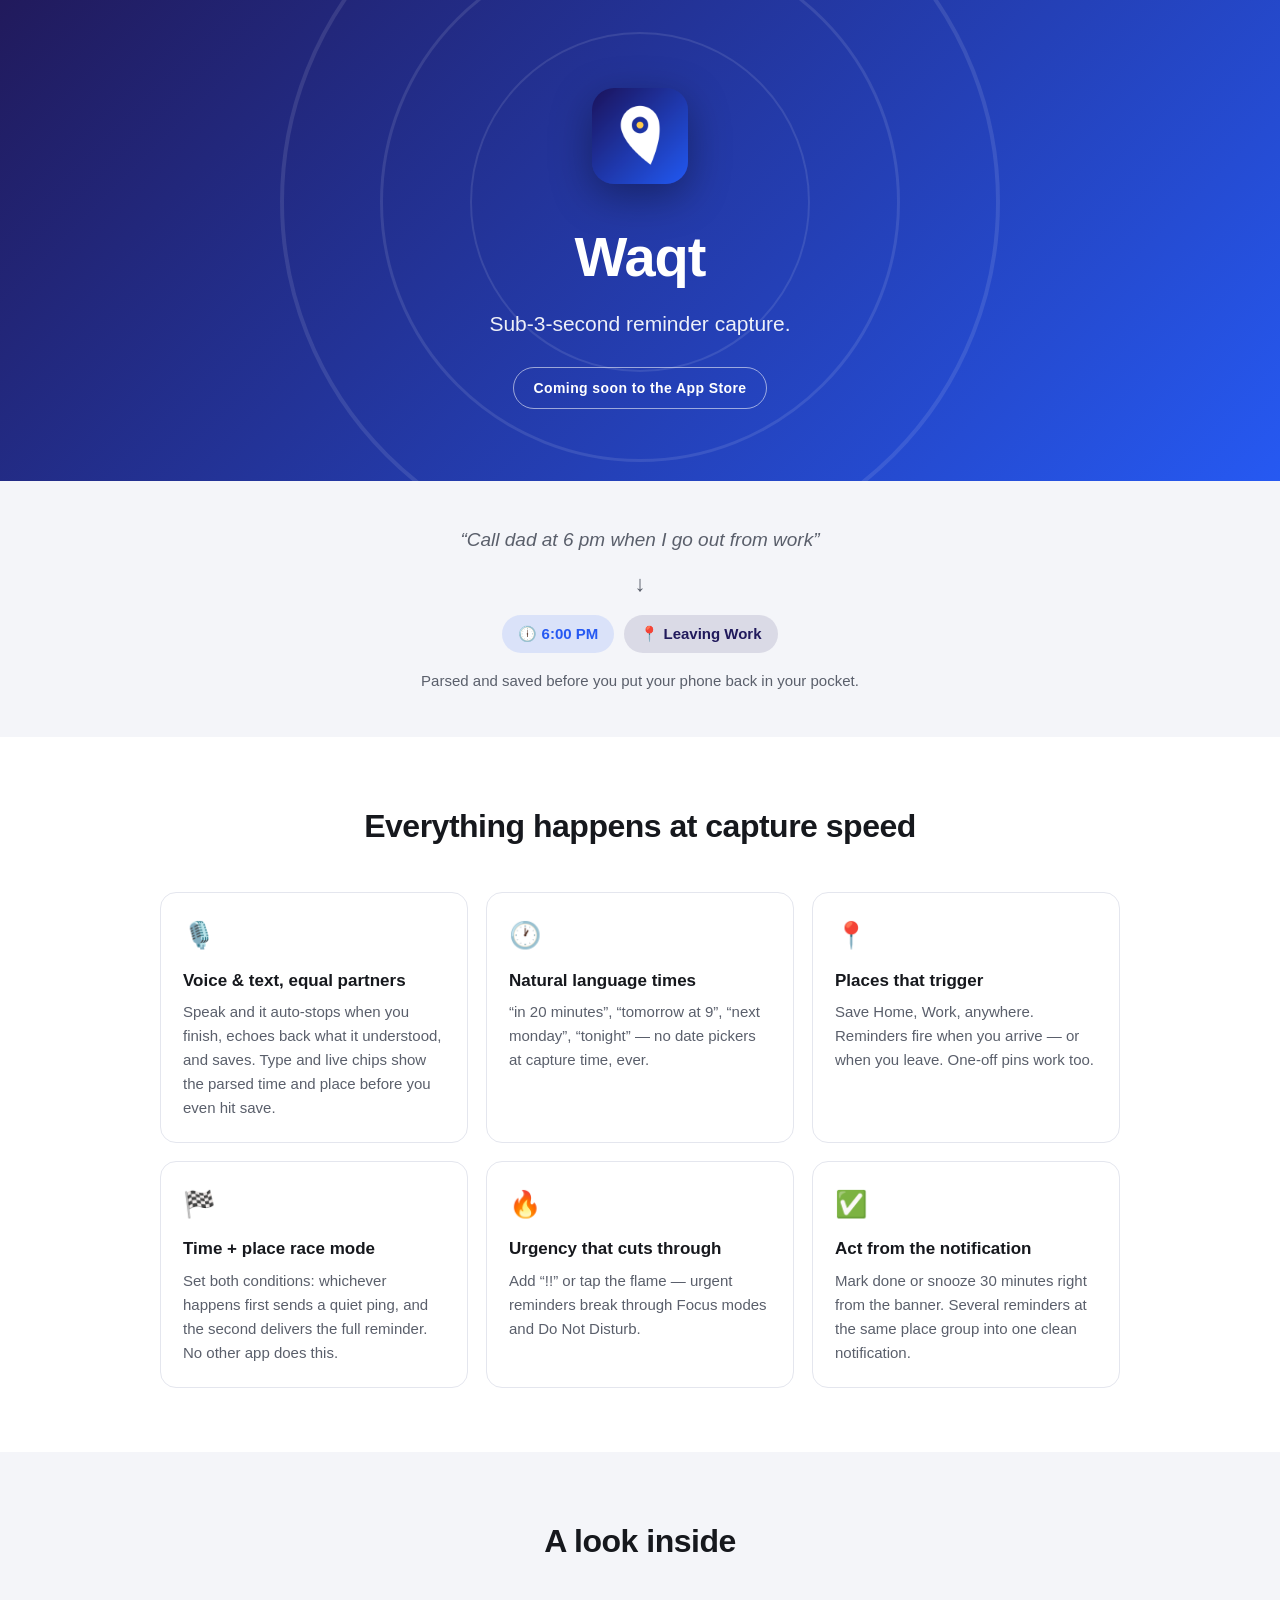
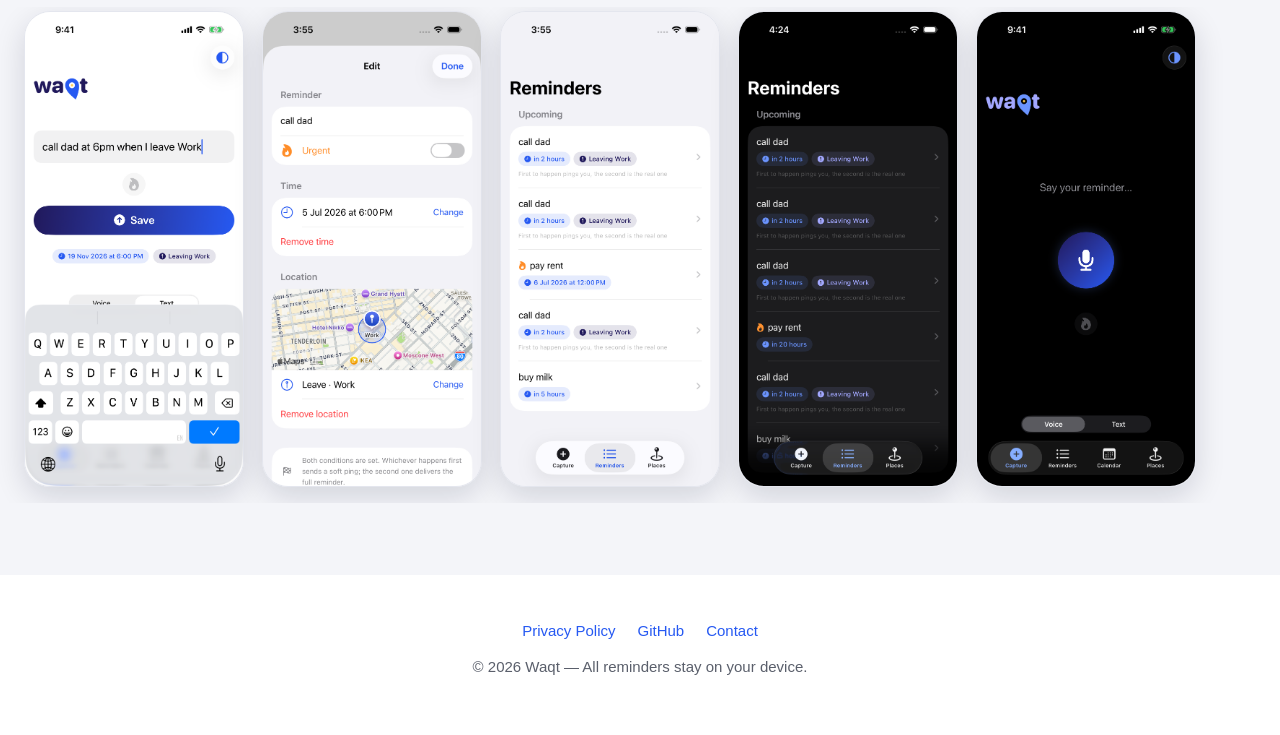
<file: docs/index.html>
<!doctype html>
<html lang="en">
<head>
  <meta charset="utf-8" />
  <meta name="viewport" content="width=device-width, initial-scale=1" />
  <title>Waqt — Sub-3-second reminder capture</title>
  <meta name="description" content="Waqt is an iPhone reminder app built around one idea: capturing a reminder should take less than 3 seconds. Say it or type it — Waqt parses the time, the place, and the urgency, and saves instantly." />
  <link rel="icon" type="image/png" href="icon.png" />
  <link rel="stylesheet" href="style.css" />
</head>
<body>

  <header class="hero">
    <div class="ring r1"></div>
    <div class="ring r2"></div>
    <div class="ring r3"></div>
    <img class="icon" src="icon.png" alt="Waqt app icon" />
    <h1>Waqt</h1>
    <p class="tagline">Sub-3-second reminder capture.</p>
    <span class="soon">Coming soon to the App&nbsp;Store</span>
  </header>

  <section class="example">
    <p class="said">“Call dad at 6 pm when I go out from work”</p>
    <div class="arrow">↓</div>
    <div class="chips">
      <span class="chip">🕕 6:00 PM</span>
      <span class="chip place">📍 Leaving Work</span>
    </div>
    <p class="saved">Parsed and saved before you put your phone back in your pocket.</p>
  </section>

  <section class="features wrap">
    <h2>Everything happens at capture speed</h2>
    <div class="grid">
      <div class="card">
        <div class="emoji">🎙️</div>
        <h3>Voice &amp; text, equal partners</h3>
        <p>Speak and it auto-stops when you finish, echoes back what it understood, and saves. Type and live chips show the parsed time and place before you even hit save.</p>
      </div>
      <div class="card">
        <div class="emoji">🕐</div>
        <h3>Natural language times</h3>
        <p>“in 20 minutes”, “tomorrow at 9”, “next monday”, “tonight” — no date pickers at capture time, ever.</p>
      </div>
      <div class="card">
        <div class="emoji">📍</div>
        <h3>Places that trigger</h3>
        <p>Save Home, Work, anywhere. Reminders fire when you arrive — or when you leave. One-off pins work too.</p>
      </div>
      <div class="card">
        <div class="emoji">🏁</div>
        <h3>Time + place race mode</h3>
        <p>Set both conditions: whichever happens first sends a quiet ping, and the second delivers the full reminder. No other app does this.</p>
      </div>
      <div class="card">
        <div class="emoji">🔥</div>
        <h3>Urgency that cuts through</h3>
        <p>Add “!!” or tap the flame — urgent reminders break through Focus modes and Do&nbsp;Not&nbsp;Disturb.</p>
      </div>
      <div class="card">
        <div class="emoji">✅</div>
        <h3>Act from the notification</h3>
        <p>Mark done or snooze 30 minutes right from the banner. Several reminders at the same place group into one clean notification.</p>
      </div>
    </div>
  </section>

  <section class="shots">
    <h2>A look inside</h2>
    <div class="row">
      <img src="screenshots/capture-chips.png" alt="Capture screen with live parse chips" />
      <img src="screenshots/detail-map.png" alt="Reminder detail with geofence map" />
      <img src="screenshots/list-light.png" alt="Reminder list in light mode" />
      <img src="screenshots/list-dark.png" alt="Reminder list in dark mode" />
      <img src="screenshots/voice-dark.png" alt="Voice capture in dark mode" />
    </div>
  </section>

  <footer>
    <div class="links">
      <a href="privacy.html">Privacy Policy</a>
      <a href="https://github.com/d-aboalsaud/Tap-Reminders">GitHub</a>
      <a href="mailto:d.aboalsaud@gmail.com">Contact</a>
    </div>
    <p>© 2026 Waqt — All reminders stay on your device.</p>
  </footer>

</body>
</html>
</file>
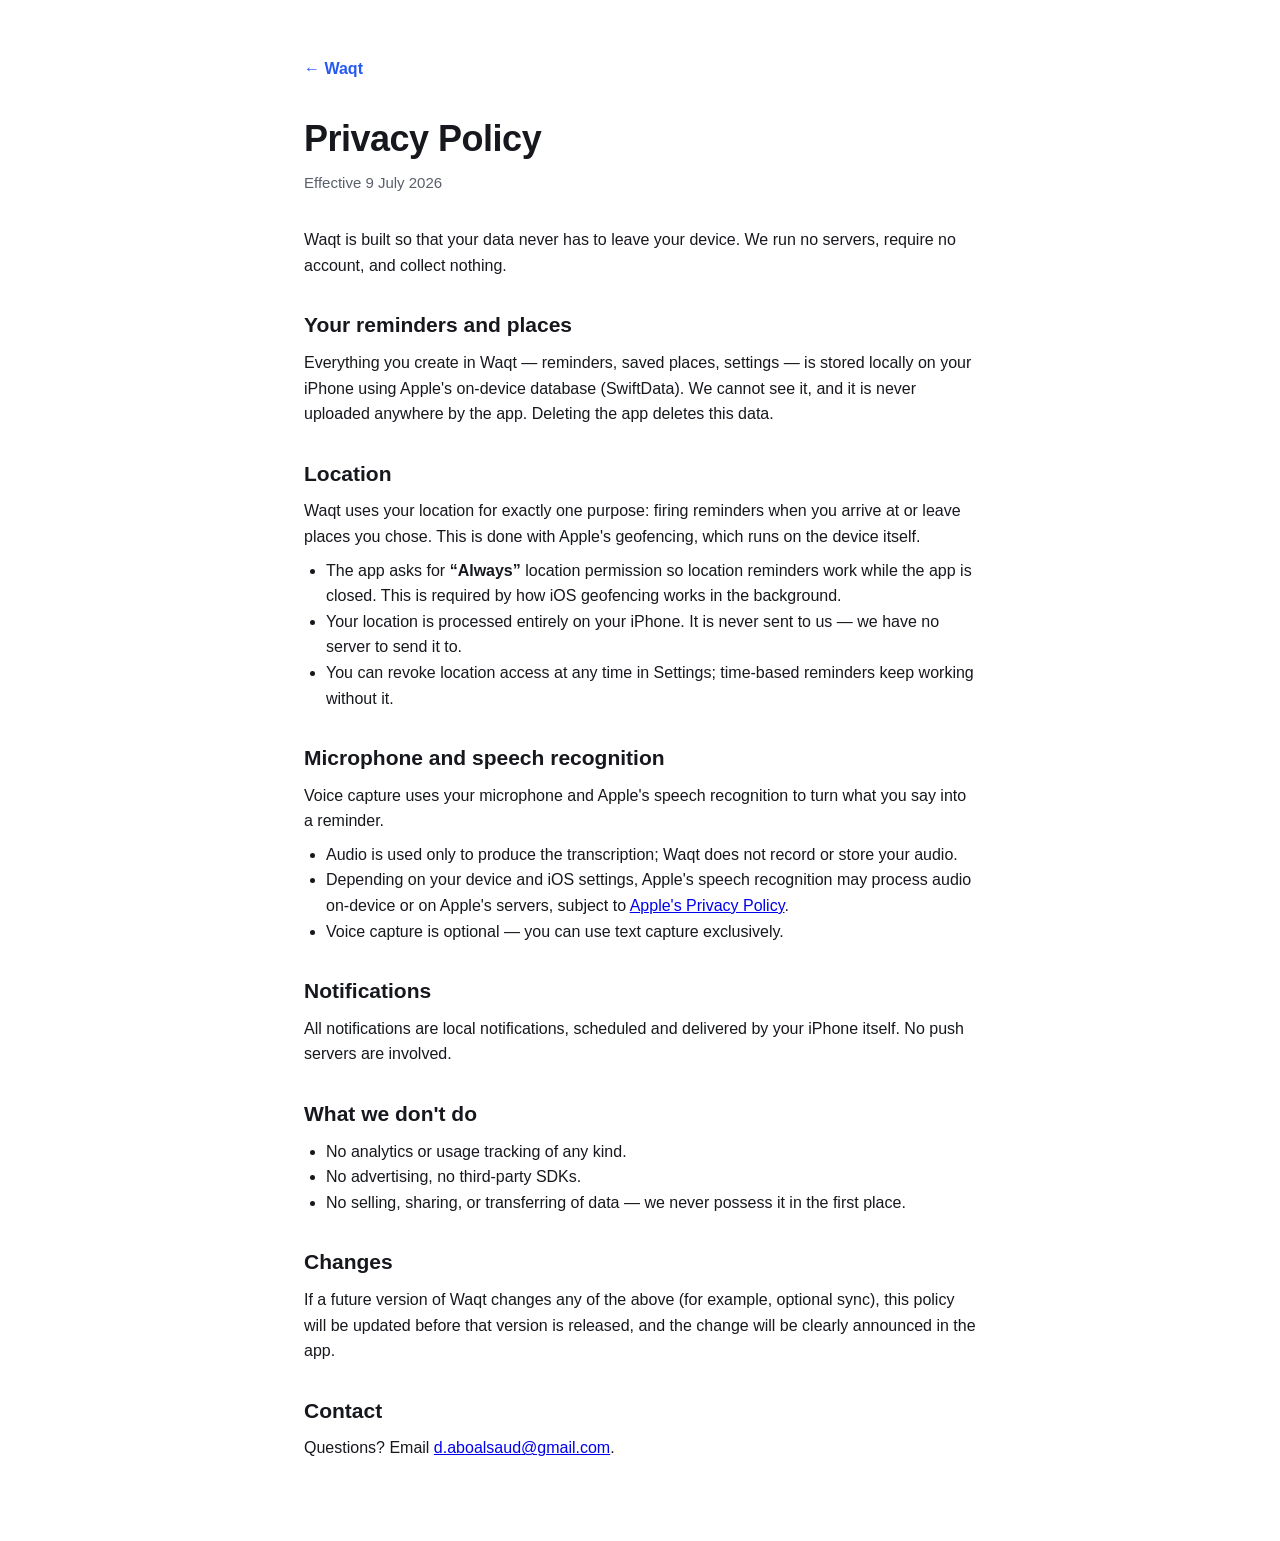
<file: docs/privacy.html>
<!doctype html>
<html lang="en">
<head>
  <meta charset="utf-8" />
  <meta name="viewport" content="width=device-width, initial-scale=1" />
  <title>Privacy Policy — Waqt</title>
  <meta name="description" content="Privacy policy for the Waqt reminder app." />
  <link rel="icon" type="image/png" href="icon.png" />
  <link rel="stylesheet" href="style.css" />
</head>
<body>

  <main class="doc">
    <a class="back" href="index.html">← Waqt</a>
    <h1>Privacy Policy</h1>
    <p class="date">Effective 9 July 2026</p>

    <p>Waqt is built so that your data never has to leave your device. We run no servers, require no account, and collect nothing.</p>

    <h2>Your reminders and places</h2>
    <p>Everything you create in Waqt — reminders, saved places, settings — is stored locally on your iPhone using Apple's on-device database (SwiftData). We cannot see it, and it is never uploaded anywhere by the app. Deleting the app deletes this data.</p>

    <h2>Location</h2>
    <p>Waqt uses your location for exactly one purpose: firing reminders when you arrive at or leave places you chose. This is done with Apple's geofencing, which runs on the device itself.</p>
    <ul>
      <li>The app asks for <strong>“Always”</strong> location permission so location reminders work while the app is closed. This is required by how iOS geofencing works in the background.</li>
      <li>Your location is processed entirely on your iPhone. It is never sent to us — we have no server to send it to.</li>
      <li>You can revoke location access at any time in Settings; time-based reminders keep working without it.</li>
    </ul>

    <h2>Microphone and speech recognition</h2>
    <p>Voice capture uses your microphone and Apple's speech recognition to turn what you say into a reminder.</p>
    <ul>
      <li>Audio is used only to produce the transcription; Waqt does not record or store your audio.</li>
      <li>Depending on your device and iOS settings, Apple's speech recognition may process audio on-device or on Apple's servers, subject to <a href="https://www.apple.com/legal/privacy/">Apple's Privacy Policy</a>.</li>
      <li>Voice capture is optional — you can use text capture exclusively.</li>
    </ul>

    <h2>Notifications</h2>
    <p>All notifications are local notifications, scheduled and delivered by your iPhone itself. No push servers are involved.</p>

    <h2>What we don't do</h2>
    <ul>
      <li>No analytics or usage tracking of any kind.</li>
      <li>No advertising, no third-party SDKs.</li>
      <li>No selling, sharing, or transferring of data — we never possess it in the first place.</li>
    </ul>

    <h2>Changes</h2>
    <p>If a future version of Waqt changes any of the above (for example, optional sync), this policy will be updated before that version is released, and the change will be clearly announced in the app.</p>

    <h2>Contact</h2>
    <p>Questions? Email <a href="mailto:d.aboalsaud@gmail.com">d.aboalsaud@gmail.com</a>.</p>
  </main>

</body>
</html>
</file>
<file: docs/style.css>
/* Tap. — shared site styles. Brand: indigo #211A5C → blue #2659F2 (app icon gradient). */

:root {
  --indigo: #211a5c;
  --blue: #2659f2;
  --chip-blue: #2659f2;
  --chip-indigo: #211a5c;
  --bg: #ffffff;
  --bg-soft: #f4f5f9;
  --text: #16181d;
  --text-2: #5a5f6b;
  --card: #ffffff;
  --border: #e4e6ee;
}

@media (prefers-color-scheme: dark) {
  :root {
    --chip-blue: #6b94ff;
    --chip-indigo: #a3a8ff;
    --bg: #0b0c10;
    --bg-soft: #14161c;
    --text: #f2f3f7;
    --text-2: #9aa0ad;
    --card: #171a21;
    --border: #262a34;
  }
}

* { margin: 0; padding: 0; box-sizing: border-box; }

body {
  font-family: -apple-system, BlinkMacSystemFont, "Segoe UI", Roboto, Helvetica, Arial, sans-serif;
  background: var(--bg);
  color: var(--text);
  line-height: 1.6;
  -webkit-font-smoothing: antialiased;
}

.wrap { max-width: 960px; margin: 0 auto; padding: 0 24px; }

/* ---------- Hero ---------- */

.hero {
  position: relative;
  overflow: hidden;
  text-align: center;
  padding: 88px 24px 72px;
  background: linear-gradient(135deg, var(--indigo), var(--blue));
  color: #fff;
}

.hero .ring {
  position: absolute;
  left: 50%;
  top: 42%;
  transform: translate(-50%, -50%);
  border: 2px solid rgba(255, 255, 255, 0.10);
  border-radius: 50%;
  pointer-events: none;
}
.ring.r1 { width: 340px; height: 340px; }
.ring.r2 { width: 520px; height: 520px; border-width: 3px; }
.ring.r3 { width: 720px; height: 720px; border-width: 4px; }

.hero img.icon {
  width: 96px;
  height: 96px;
  border-radius: 22px;
  box-shadow: 0 12px 40px rgba(0, 0, 0, 0.35);
  position: relative;
}

.hero h1 {
  font-size: 56px;
  font-weight: 800;
  letter-spacing: -1px;
  margin-top: 20px;
  position: relative;
}

.hero p.tagline {
  font-size: 21px;
  opacity: 0.92;
  margin-top: 6px;
  position: relative;
}

.soon {
  display: inline-block;
  margin-top: 26px;
  padding: 9px 20px;
  border: 1.5px solid rgba(255, 255, 255, 0.55);
  border-radius: 999px;
  font-size: 14px;
  font-weight: 600;
  letter-spacing: 0.4px;
  position: relative;
}

/* ---------- Example parse ---------- */

.example {
  background: var(--bg-soft);
  padding: 44px 24px;
  text-align: center;
}

.example .said {
  font-size: 19px;
  font-style: italic;
  color: var(--text-2);
}

.example .arrow { font-size: 22px; margin: 10px 0 14px; color: var(--text-2); }

.chips { display: flex; gap: 10px; justify-content: center; flex-wrap: wrap; }

.chip {
  display: inline-flex;
  align-items: center;
  gap: 6px;
  padding: 7px 16px;
  border-radius: 999px;
  font-size: 15px;
  font-weight: 600;
  background: color-mix(in srgb, var(--chip-blue) 12%, transparent);
  color: var(--chip-blue);
}

.chip.place {
  background: color-mix(in srgb, var(--chip-indigo) 12%, transparent);
  color: var(--chip-indigo);
}

.example .saved {
  margin-top: 16px;
  font-size: 15px;
  color: var(--text-2);
}

/* ---------- Features ---------- */

.features { padding: 64px 0; }

.features h2, .shots h2 {
  text-align: center;
  font-size: 32px;
  letter-spacing: -0.5px;
  margin-bottom: 40px;
}

.grid {
  display: grid;
  grid-template-columns: repeat(auto-fit, minmax(260px, 1fr));
  gap: 18px;
}

.card {
  background: var(--card);
  border: 1px solid var(--border);
  border-radius: 16px;
  padding: 22px;
}

.card .emoji { font-size: 26px; }

.card h3 { font-size: 17px; margin: 10px 0 6px; }

.card p { font-size: 15px; color: var(--text-2); }

/* ---------- Screenshots ---------- */

.shots { background: var(--bg-soft); padding: 64px 0 72px; }

.shots .row {
  display: flex;
  gap: 18px;
  overflow-x: auto;
  padding: 4px 24px 16px;
  -webkit-overflow-scrolling: touch;
  scroll-snap-type: x mandatory;
}

.shots img {
  width: 220px;
  border-radius: 26px;
  border: 1px solid var(--border);
  box-shadow: 0 10px 30px rgba(10, 12, 40, 0.14);
  scroll-snap-align: center;
  flex-shrink: 0;
}

/* ---------- Footer ---------- */

footer {
  text-align: center;
  padding: 44px 24px 56px;
  font-size: 15px;
  color: var(--text-2);
}

footer a { color: var(--chip-blue); text-decoration: none; }
footer a:hover { text-decoration: underline; }
footer .links { display: flex; gap: 22px; justify-content: center; margin-bottom: 12px; flex-wrap: wrap; }

/* ---------- Privacy page ---------- */

.doc { max-width: 720px; margin: 0 auto; padding: 56px 24px 80px; }
.doc h1 { font-size: 36px; letter-spacing: -0.5px; margin-bottom: 4px; }
.doc .date { color: var(--text-2); font-size: 15px; margin-bottom: 32px; }
.doc h2 { font-size: 21px; margin: 30px 0 8px; }
.doc p, .doc li { font-size: 16px; color: var(--text); }
.doc ul { padding-left: 22px; margin: 8px 0; }
.doc .back { display: inline-block; margin-bottom: 28px; color: var(--chip-blue); text-decoration: none; font-weight: 600; }

@media (max-width: 560px) {
  .hero h1 { font-size: 44px; }
  .hero p.tagline { font-size: 18px; }
  .features h2, .shots h2 { font-size: 26px; }
}
</file>
